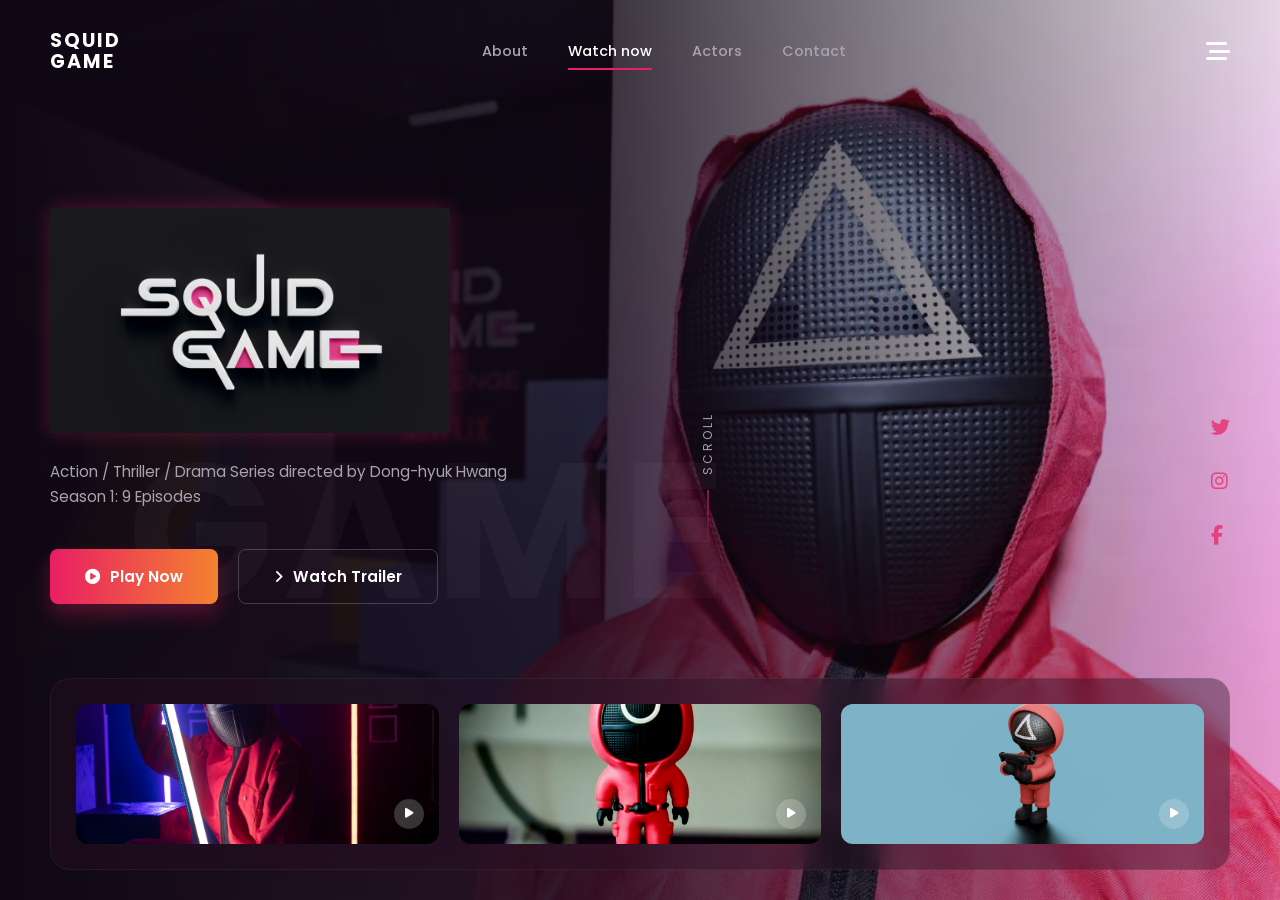
<file: Frontend/A3 - Assignment three/two/index.html>
<!doctype html>
<html lang="en">
  <head>
    <meta charset="UTF-8" />
    <meta name="viewport" content="width=device-width, initial-scale=1.0" />
    <title>Squid Game - Landing Page</title>

    <link rel="preconnect" href="https://fonts.googleapis.com" />
    <link rel="preconnect" href="https://fonts.gstatic.com" crossorigin />
    <link
      href="https://fonts.googleapis.com/css2?family=Poppins:wght@300;400;500;600;700&display=swap"
      rel="stylesheet"
    />

    <link
      rel="stylesheet"
      href="https://cdnjs.cloudflare.com/ajax/libs/font-awesome/6.4.0/css/all.min.css"
    />

    <link rel="stylesheet" href="style.css" />
  </head>
  <body>
    <div class="bg-text-game">GAME</div>
    <div class="bg-text-squid">SQUID</div>

    <div class="container">
      <header class="navbar">
        <div class="logo">
          <h2>
            SQUID <br />
            GAME
          </h2>
        </div>

        <nav class="nav-links">
          <a href="#">About</a>
          <a href="#" class="active">Watch now</a>
          <a href="#">Actors</a>
          <a href="#">Contact</a>
        </nav>

        <div class="menu-icon">
          <i class="fa-solid fa-bars-staggered"></i>
        </div>
      </header>

      <main class="hero">
        <div class="hero-content">
          <div class="main-title">
            <img
              src="./assests/squid game.jpg"
              alt="Squid Game Logo"
              class="title-image"
            />
          </div>

          <p class="description">
            Action / Thriller / Drama Series directed by Dong-hyuk Hwang<br />
            Season 1: 9 Episodes
          </p>

          <div class="action-buttons">
            <button class="btn btn-primary">
              <i class="fa-solid fa-circle-play"></i> Play Now
            </button>
            <button class="btn btn-secondary">
              <i class="fa-solid fa-angle-right"></i> Watch Trailer
            </button>
          </div>
        </div>

        <div class="scroll-indicator">
          <span class="scroll-text">SCROLL</span>
          <div class="scroll-line"></div>
        </div>

        <div class="social-icons">
          <a href="#"><i class="fa-brands fa-twitter"></i></a>
          <a href="#"><i class="fa-brands fa-instagram"></i></a>
          <a href="#"><i class="fa-brands fa-facebook-f"></i></a>
        </div>
      </main>

      <section class="thumbnail-panel">
        <div class="thumbnail">
          <img src="./assests/squid-game-thumbnail-1.jpg" alt="Thumbnail 1" />
          <div class="play-overlay"><i class="fa-solid fa-play"></i></div>
        </div>
        <div class="thumbnail">
          <img src="./assests/squid-game-thumbnail-2.jpg" alt="Thumbnail 2" />
          <div class="play-overlay"><i class="fa-solid fa-play"></i></div>
        </div>
        <div class="thumbnail">
          <img src="./assests/suid-game-thumbnail-3.jpg" alt="Thumbnail 3" />
          <div class="play-overlay"><i class="fa-solid fa-play"></i></div>
        </div>
      </section>
    </div>
  </body>
</html>
</file>
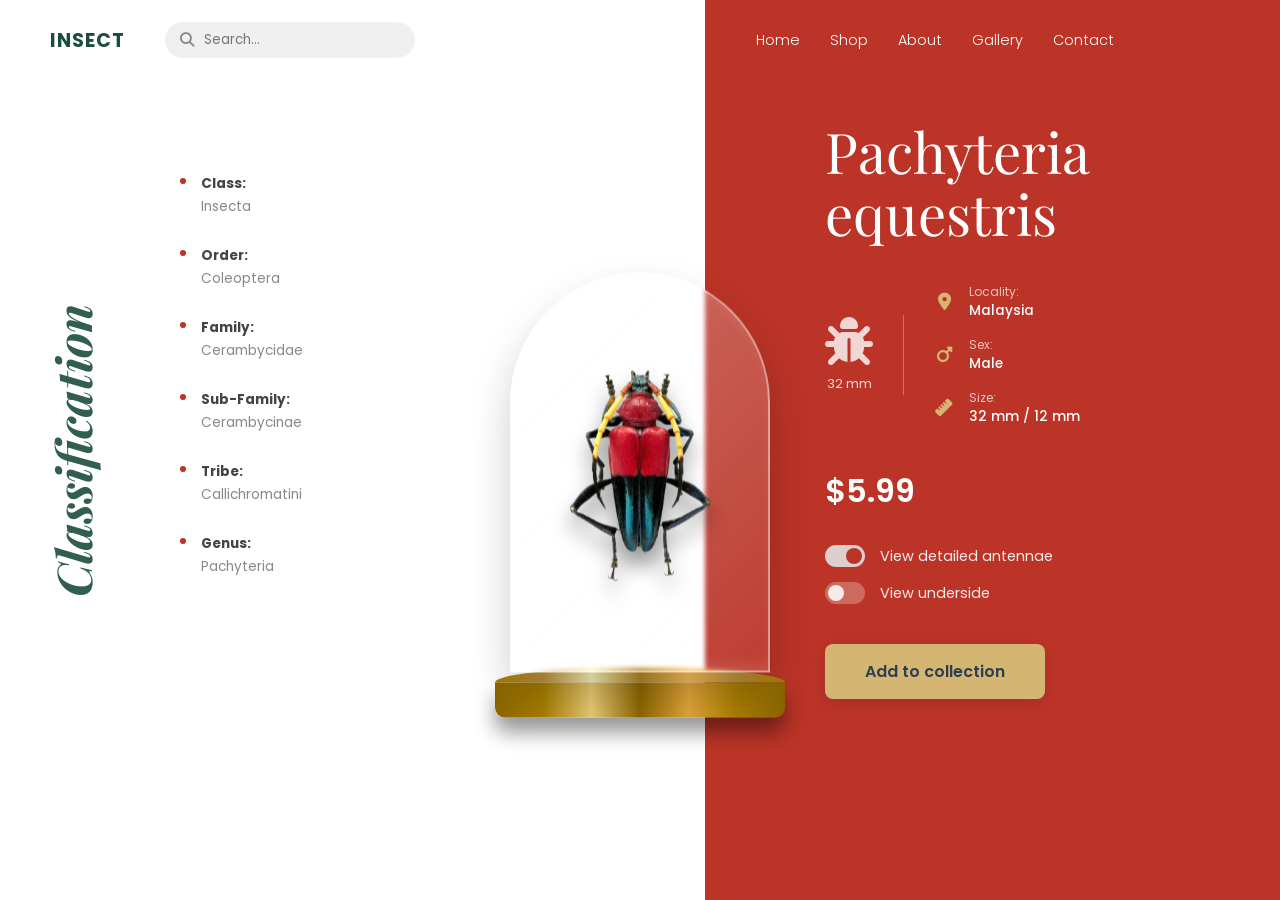
<file: Frontend/A2 - Assignment two/two/two.html>
<!doctype html>
<html lang="en">
  <head>
    <meta charset="UTF-8" />
    <meta name="viewport" content="width=device-width, initial-scale=1.0" />
    <title>Insect Classification UI</title>

    <link rel="preconnect" href="https://fonts.googleapis.com" />
    <link rel="preconnect" href="https://fonts.gstatic.com" crossorigin />
    <link
      href="https://fonts.googleapis.com/css2?family=Playfair+Display:ital,wght@0,400;0,600;1,400&family=Poppins:wght@300;400;500;600&display=swap"
      rel="stylesheet"
    />

    <link
      rel="stylesheet"
      href="https://cdnjs.cloudflare.com/ajax/libs/font-awesome/6.4.0/css/all.min.css"
    />

    <link rel="stylesheet" href="style.css" />
  </head>
  <body>
    <header class="navbar">
      <div class="nav-left">
        <div class="logo">INSECT</div>
        <div class="search-container">
          <i class="fa-solid fa-magnifying-glass"></i>
          <input type="text" placeholder="Search..." />
        </div>
      </div>
      <nav class="nav-right">
        <a href="#">Home</a>
        <a href="#">Shop</a>
        <a href="#">About</a>
        <a href="#">Gallery</a>
        <a href="#">Contact</a>
      </nav>
    </header>

    <main class="split-layout">
      <section class="panel panel-left">
        <h2 class="vertical-title">Classification</h2>

        <ul class="taxonomy-list">
          <li>
            <span class="bullet"></span>
            <div class="taxonomy-info">
              <strong>Class:</strong>
              <p>Insecta</p>
            </div>
          </li>
          <li>
            <span class="bullet"></span>
            <div class="taxonomy-info">
              <strong>Order:</strong>
              <p>Coleoptera</p>
            </div>
          </li>
          <li>
            <span class="bullet"></span>
            <div class="taxonomy-info">
              <strong>Family:</strong>
              <p>Cerambycidae</p>
            </div>
          </li>
          <li>
            <span class="bullet"></span>
            <div class="taxonomy-info">
              <strong>Sub-Family:</strong>
              <p>Cerambycinae</p>
            </div>
          </li>
          <li>
            <span class="bullet"></span>
            <div class="taxonomy-info">
              <strong>Tribe:</strong>
              <p>Callichromatini</p>
            </div>
          </li>
          <li>
            <span class="bullet"></span>
            <div class="taxonomy-info">
              <strong>Genus:</strong>
              <p>Pachyteria</p>
            </div>
          </li>
        </ul>
      </section>

      <div class="center-showcase">
        <div class="glass-dome">
          <img src="./assests/pachyteria.png" alt="Pachyteria equestris" />
        </div>
        <div class="gold-base">
          <div class="gold-base-top"></div>
          <div class="gold-base-bottom"></div>
        </div>
      </div>

      <section class="panel panel-right">
        <div class="product-info">
          <h1 class="product-title">Pachyteria<br />equestris</h1>

          <div class="stats-container">
            <div class="large-icon">
              <i class="fa-solid fa-bug"></i>
              <p>32 mm</p>
            </div>
            <div class="vertical-divider"></div>
            <div class="stats-details">
              <div class="stat-item">
                <i class="fa-solid fa-location-dot"></i>
                <div>
                  <span class="label">Locality:</span>
                  <span class="value">Malaysia</span>
                </div>
              </div>
              <div class="stat-item">
                <i class="fa-solid fa-mars"></i>
                <div>
                  <span class="label">Sex:</span>
                  <span class="value">Male</span>
                </div>
              </div>
              <div class="stat-item">
                <i class="fa-solid fa-ruler"></i>
                <div>
                  <span class="label">Size:</span>
                  <span class="value">32 mm / 12 mm</span>
                </div>
              </div>
            </div>
          </div>

          <div class="price">$5.99</div>

          <div class="toggle-group">
            <div class="toggle-row">
              <label class="switch">
                <input type="checkbox" checked />
                <span class="slider"></span>
              </label>
              <span>View detailed antennae</span>
            </div>
            <div class="toggle-row">
              <label class="switch">
                <input type="checkbox" />
                <span class="slider"></span>
              </label>
              <span>View underside</span>
            </div>
          </div>

          <button class="add-btn">Add to collection</button>
        </div>
      </section>
    </main>
  </body>
</html>
</file>
<file: Frontend/A3 - Assignment three/two/style.css>
:root {
  --color-primary: #e91e63;
  --color-secondary: #f38230;
  --color-dark: #0f0814;
  --color-text: #ffffff;
  --color-text-muted: #a8a3b0;
  --font-main: "Poppins", sans-serif;
}

* {
  margin: 0;
  padding: 0;
  box-sizing: border-box;
}

body {
  font-family: var(--font-main);
  color: var(--color-text);
  min-height: 100vh;
  overflow-x: hidden;
  position: relative;

  background:
    linear-gradient(
      90deg,
      rgba(15, 8, 20, 1) 0%,
      rgba(15, 8, 20, 0.85) 45%,
      rgba(15, 8, 20, 0.1) 100%
    ),
    url("./assests/squid-game-background.avif") center center / cover no-repeat;
  background-attachment: fixed;
}

.container {
  width: 100%;
  max-width: 1400px;
  margin: 0 auto;
  padding: 30px 50px;
  position: relative;
  min-height: 100vh;
  display: flex;
  flex-direction: column;
}

.bg-text-game {
  position: absolute;
  bottom: 25%;
  left: 10%;
  font-size: 15vw;
  font-weight: 700;
  color: rgba(255, 255, 255, 0.03);
  z-index: -1;
  pointer-events: none;
  letter-spacing: 10px;
}

.bg-text-squid {
  position: absolute;
  top: 30%;
  right: -5%;
  font-size: 10vw;
  font-weight: 700;
  color: rgba(255, 255, 255, 0.02);
  transform: rotate(90deg);
  z-index: -1;
  pointer-events: none;
  letter-spacing: 10px;
}

.navbar {
  display: flex;
  justify-content: space-between;
  align-items: center;
  padding-bottom: 20px;
}

.logo h2 {
  font-size: 1.2rem;
  font-weight: 700;
  line-height: 1.1;
  letter-spacing: 2px;
}

.nav-links {
  display: flex;
  gap: 40px;
}

.nav-links a {
  color: var(--color-text-muted);
  text-decoration: none;
  font-size: 0.9rem;
  font-weight: 500;
  transition: color 0.3s;
  position: relative;
}

.nav-links a:hover,
.nav-links a.active {
  color: var(--color-text);
}

.nav-links a.active::after {
  content: "";
  position: absolute;
  bottom: -8px;
  left: 0;
  width: 100%;
  height: 2px;
  background-color: var(--color-primary);
}

.menu-icon {
  font-size: 1.5rem;
  cursor: pointer;
  color: var(--color-text);
}

.hero {
  flex-grow: 1;
  display: flex;
  align-items: center;
  position: relative;
  padding-bottom: 150px; /* Space for the bottom thumbnails */
}

.hero-content {
  max-width: 600px;
}

.title-image {
  width: 400px;
  max-width: 100%;
  margin-bottom: 20px;
  filter: drop-shadow(0 0 10px rgba(233, 30, 99, 0.3));
}

.description {
  color: var(--color-text-muted);
  font-size: 0.95rem;
  line-height: 1.6;
  margin-bottom: 40px;
}

.action-buttons {
  display: flex;
  gap: 20px;
}

.btn {
  padding: 15px 35px;
  border-radius: 8px;
  font-family: var(--font-main);
  font-size: 0.95rem;
  font-weight: 600;
  cursor: pointer;
  display: flex;
  align-items: center;
  gap: 10px;
  transition:
    transform 0.3s,
    box-shadow 0.3s;
}

.btn:hover {
  transform: translateY(-3px);
}

.btn-primary {
  background: linear-gradient(
    90deg,
    var(--color-primary),
    var(--color-secondary)
  );
  border: none;
  color: white;
  box-shadow: 0 10px 20px rgba(233, 30, 99, 0.3);
}

.btn-secondary {
  background: transparent;
  border: 1px solid rgba(255, 255, 255, 0.2);
  color: white;
}

.btn-secondary:hover {
  background: rgba(255, 255, 255, 0.05);
}

.scroll-indicator {
  position: absolute;
  left: 55%;
  top: 50%;
  transform: translateY(-50%);
  display: flex;
  flex-direction: column;
  align-items: center;
  gap: 15px;
  opacity: 0.6;
}

.scroll-text {
  writing-mode: vertical-rl;
  transform: rotate(180deg);
  font-size: 0.75rem;
  letter-spacing: 3px;
}

.scroll-line {
  width: 2px;
  height: 60px;
  background: linear-gradient(to bottom, var(--color-primary), transparent);
}

.social-icons {
  position: absolute;
  right: 0;
  top: 50%;
  transform: translateY(-50%);
  display: flex;
  flex-direction: column;
  gap: 25px;
}

.social-icons a {
  color: var(--color-primary);
  font-size: 1.2rem;
  opacity: 0.7;
  transition:
    opacity 0.3s,
    transform 0.3s;
}

.social-icons a:hover {
  opacity: 1;
  transform: scale(1.1);
}

.thumbnail-panel {
  position: absolute;
  bottom: 30px;
  left: 50px;
  width: calc(100% - 100px);
  background: rgba(40, 15, 35, 0.4);
  backdrop-filter: blur(12px);
  -webkit-backdrop-filter: blur(12px);
  border: 1px solid rgba(255, 255, 255, 0.05);
  border-radius: 20px;
  padding: 25px;
  display: flex;
  gap: 20px;
}

.thumbnail {
  flex: 1;
  height: 140px;
  border-radius: 12px;
  overflow: hidden;
  position: relative;
  cursor: pointer;
}

.thumbnail img {
  width: 100%;
  height: 100%;
  object-fit: cover;
  transition: transform 0.5s;
}

.thumbnail:hover img {
  transform: scale(1.05);
}

.play-overlay {
  position: absolute;
  bottom: 15px;
  right: 15px;
  width: 30px;
  height: 30px;
  background: rgba(255, 255, 255, 0.2);
  backdrop-filter: blur(5px);
  border-radius: 50%;
  display: flex;
  justify-content: center;
  align-items: center;
  font-size: 0.7rem;
  transition: background 0.3s;
}

.thumbnail:hover .play-overlay {
  background: var(--color-primary);
}
</file>
<file: Frontend/A2 - Assignment two/two/style.css>
:root {
  --primary-red: #bb3427;
  --text-dark: #2c3e50;
  --text-light: #ffffff;
  --accent-gold: #d4b572;
  --font-serif: "Playfair Display", serif;
  --font-sans: "Poppins", sans-serif;
}

* {
  margin: 0;
  padding: 0;
  box-sizing: border-box;
}

body {
  font-family: var(--font-sans);
  height: 100vh;
  overflow: hidden;
}

.navbar {
  position: absolute;
  top: 0;
  left: 0;
  width: 100%;
  height: 80px;
  display: flex;
  justify-content: space-between;
  align-items: center;
  padding: 0 50px;
  z-index: 10;
}

.nav-left {
  display: flex;
  align-items: center;
  width: 50%;
}

.logo {
  font-family: var(--font-sans);
  font-weight: 700;
  font-size: 1.2rem;
  color: #1b4d3e;
  letter-spacing: 1px;
  margin-right: 40px;
}

.search-container {
  background: #f0f0f0;
  border-radius: 20px;
  padding: 8px 15px;
  display: flex;
  align-items: center;
  width: 250px;
}

.search-container i {
  color: #888;
  font-size: 0.9rem;
}

.search-container input {
  border: none;
  background: transparent;
  outline: none;
  margin-left: 10px;
  font-family: var(--font-sans);
  width: 100%;
}

.nav-right {
  width: 50%;
  display: flex;
  justify-content: center;
  gap: 30px;
}

.nav-right a {
  text-decoration: none;
  color: var(--text-light);
  font-size: 0.9rem;
  font-weight: 300;
  transition: opacity 0.3s ease;
}

.nav-right a:hover {
  opacity: 0.7;
}

.split-layout {
  display: flex;
  height: 100vh;
  position: relative;
}

.panel {
  flex: 1;
  height: 100%;
  padding-top: 120px; /* Space for navbar */
  position: relative;
}

.panel-left {
  background-color: #ffffff;
}

.panel-right {
  background-color: var(--primary-red);
  color: var(--text-light);
  display: flex;
  flex-direction: column;
  padding-left: 120px;
  margin-left: 250px;
}

.vertical-title {
  position: absolute;
  left: 40px;
  top: 50%;
  transform: translateY(-50%) rotate(180deg);
  writing-mode: vertical-rl;
  font-family: var(--font-serif);
  font-size: 3rem;
  font-style: italic;
  color: #1b4d3e;
  opacity: 0.9;
}

.taxonomy-list {
  list-style: none;
  margin-left: 180px;
  margin-top: 50px;
}

.taxonomy-list li {
  display: flex;
  align-items: flex-start;
  margin-bottom: 25px;
  position: relative;
}

.bullet {
  width: 6px;
  height: 6px;
  background-color: var(--primary-red);
  border-radius: 50%;
  margin-top: 8px;
  margin-right: 15px;
}

.taxonomy-info strong {
  font-size: 0.85rem;
  color: #444;
}

.taxonomy-info p {
  font-size: 0.85rem;
  color: #888;
  margin-top: 2px;
}

.product-title {
  font-family: var(--font-serif);
  font-size: 3.5rem;
  font-weight: 400;
  line-height: 1.1;
  margin-bottom: 40px;
}

.stats-container {
  display: flex;
  align-items: center;
  gap: 30px;
  margin-bottom: 40px;
}

.large-icon {
  text-align: center;
  color: rgba(255, 255, 255, 0.8);
}

.large-icon i {
  font-size: 3rem;
  margin-bottom: 10px;
}

.large-icon p {
  font-size: 0.8rem;
}

.vertical-divider {
  width: 1px;
  height: 80px;
  background-color: rgba(255, 255, 255, 0.3);
}

.stats-details {
  display: flex;
  flex-direction: column;
  gap: 15px;
}

.stat-item {
  display: flex;
  align-items: center;
  gap: 15px;
  font-size: 0.85rem;
}

.stat-item i {
  width: 20px;
  text-align: center;
  color: var(--accent-gold);
  font-size: 1.1rem;
}

.stat-item .label {
  opacity: 0.7;
  display: block;
  font-size: 0.75rem;
}

.stat-item .value {
  font-weight: 500;
}

.price {
  font-size: 2rem;
  font-weight: 600;
  margin-bottom: 30px;
}

.toggle-group {
  display: flex;
  flex-direction: column;
  gap: 15px;
  margin-bottom: 40px;
}

.toggle-row {
  display: flex;
  align-items: center;
  gap: 15px;
  font-size: 0.9rem;
  opacity: 0.9;
}

.switch {
  position: relative;
  display: inline-block;
  width: 40px;
  height: 22px;
}

.switch input {
  opacity: 0;
  width: 0;
  height: 0;
}

.slider {
  position: absolute;
  cursor: pointer;
  top: 0;
  left: 0;
  right: 0;
  bottom: 0;
  background-color: rgba(255, 255, 255, 0.3);
  transition: 0.4s;
  border-radius: 34px;
}

.slider:before {
  position: absolute;
  content: "";
  height: 16px;
  width: 16px;
  left: 3px;
  bottom: 3px;
  background-color: white;
  transition: 0.4s;
  border-radius: 50%;
}

input:checked + .slider {
  background-color: #e0e0e0;
}

input:checked + .slider:before {
  transform: translateX(18px);
  background-color: var(--primary-red);
}

.add-btn {
  background-color: var(--accent-gold);
  color: var(--text-dark);
  border: none;
  padding: 15px 40px;
  border-radius: 8px;
  font-family: var(--font-sans);
  font-weight: 600;
  font-size: 1rem;
  cursor: pointer;
  transition: background-color 0.3s ease;
  box-shadow: 0 4px 15px rgba(0, 0, 0, 0.1);
}

.add-btn:hover {
  background-color: #c4a45d;
}

.center-showcase {
  position: absolute;
  top: 55%;
  left: 50%;
  transform: translate(-50%, -50%);
  z-index: 5;
  display: flex;
  flex-direction: column;
  align-items: center;
}

.glass-dome {
  width: 260px;
  height: 400px;
  border-radius: 130px 130px 0 0;
  border: 2px solid rgba(255, 255, 255, 0.4);
  background: linear-gradient(
    135deg,
    rgba(255, 255, 255, 0.3) 0%,
    rgba(255, 255, 255, 0.05) 100%
  );
  backdrop-filter: blur(2px);
  -webkit-backdrop-filter: blur(2px);
  box-shadow:
    inset 10px 0 20px rgba(255, 255, 255, 0.2),
    0 20px 40px rgba(0, 0, 0, 0.2);
  display: flex;
  justify-content: center;
  align-items: center;
  position: relative;
  z-index: 2;
}

.glass-dome img {
  width: 150px;
  object-fit: contain;
  filter: drop-shadow(0px 15px 10px rgba(0, 0, 0, 0.4));
}

.gold-base {
  width: 290px;
  position: relative;
  z-index: 1;
  margin-top: -5px;
}

.gold-base-top {
  height: 15px;
  background: linear-gradient(
    90deg,
    #a67c00,
    #bf953f,
    #fcf6ba,
    #b38728,
    #fdbf59,
    #bf953f,
    #a67c00
  );
  border-radius: 50% / 100% 100% 0 0;
}

.gold-base-bottom {
  height: 35px;
  background: linear-gradient(
    90deg,
    #8a6500,
    #a67c00,
    #e6c875,
    #8a6500,
    #dfa33b,
    #a67c00,
    #8a6500
  );
  border-radius: 0 0 10px 10px;
  box-shadow: 0 15px 20px rgba(0, 0, 0, 0.4);
}
</file>
